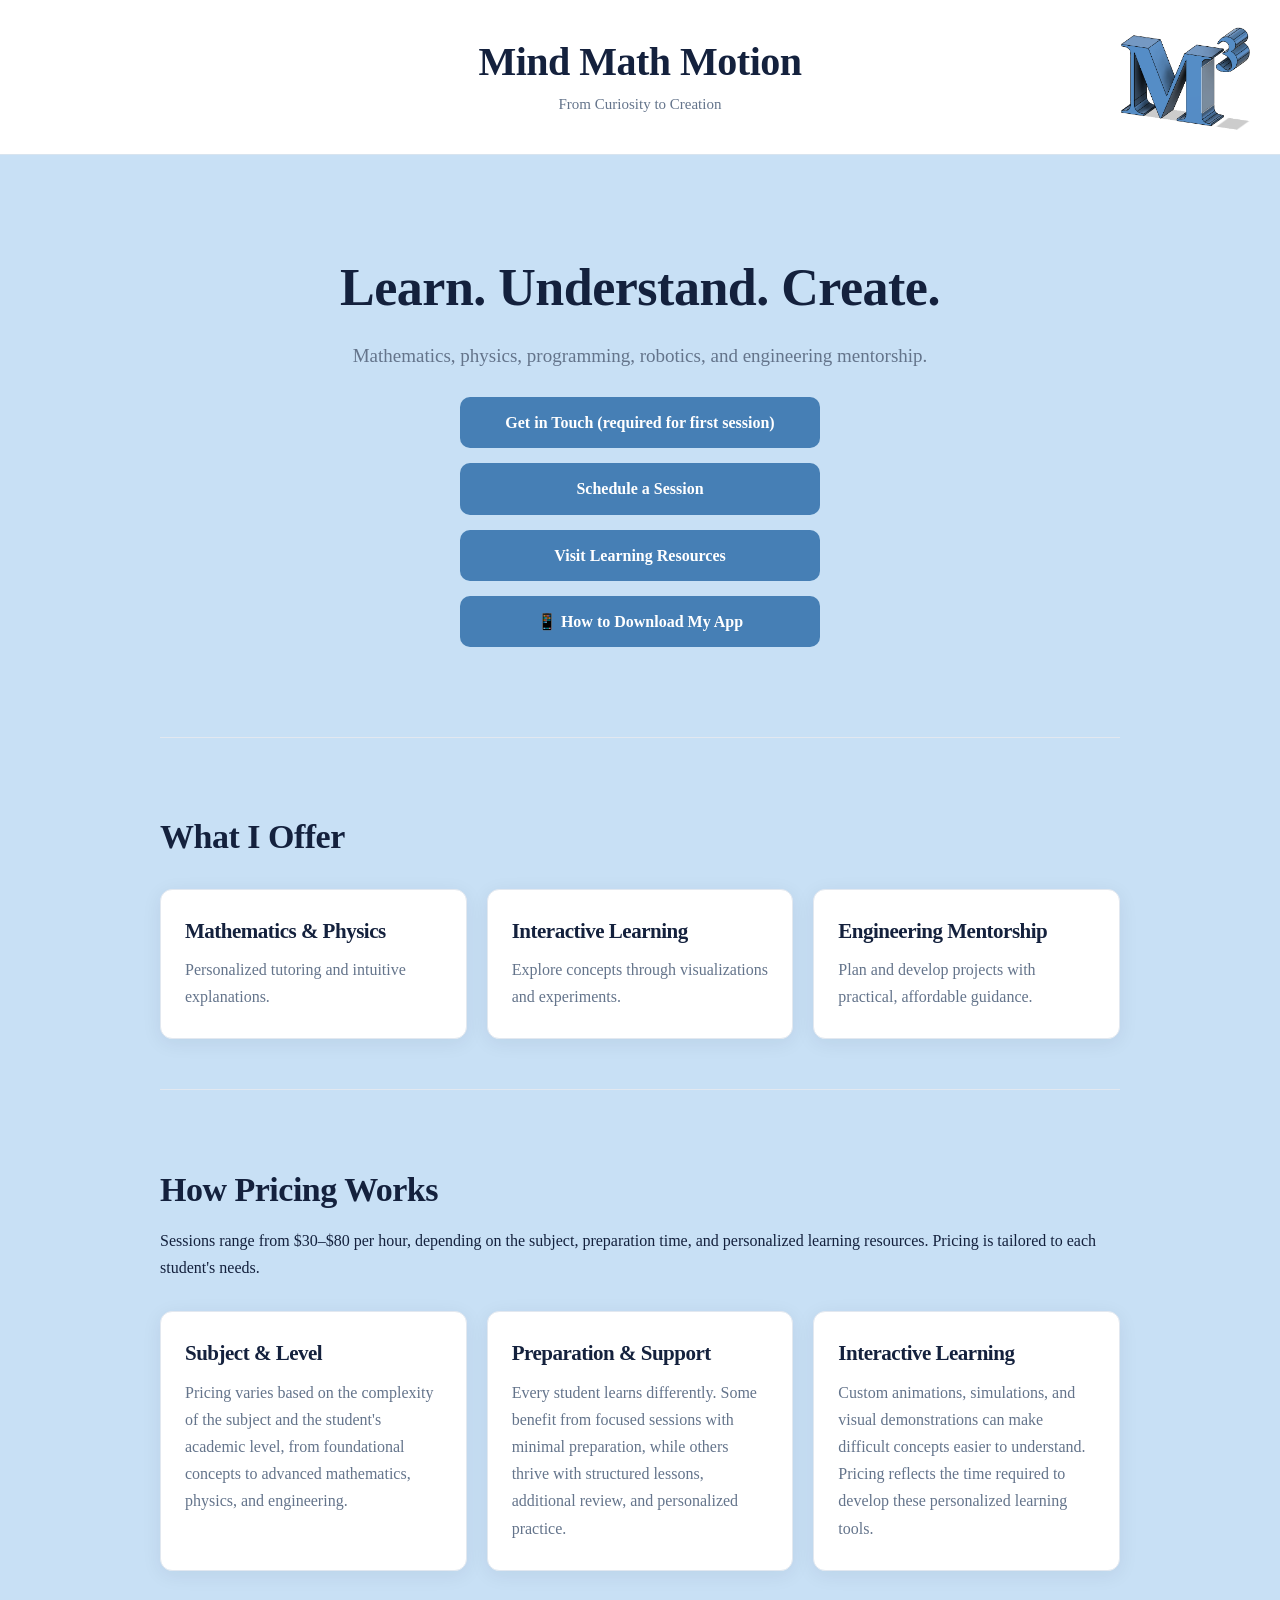
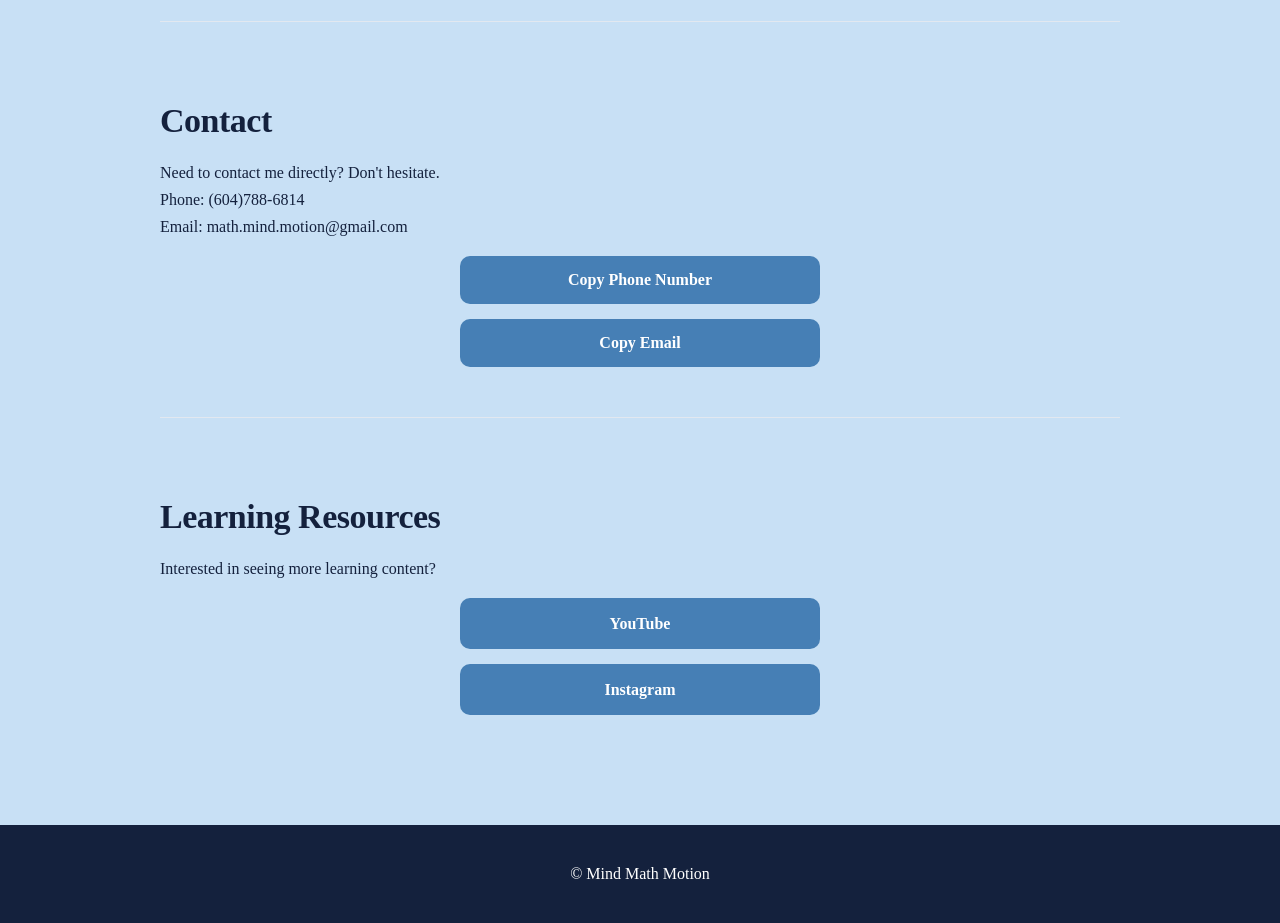
<file: index.html>
<!DOCTYPE html>
<html lang="en">
<head>
    <meta charset="UTF-8">
    <meta name="viewport"
          content="width=device-width, initial-scale=1.0">

    <title>Mind Math Motion</title>
    <meta name="theme-color" content="#558DC6">

    <link rel="stylesheet" href="style.css">
    <link rel="manifest" href="manifest.json">
    <link rel="icon" href="icons/icon-192.png">
</head>

<body>
    
    <header>
        <div class="header-content">
            <h1>Mind Math Motion</h1>
            <p>From Curiosity to Creation</p>
        </div>

        <a href="index.html" class="logo-link">
            <img
                src="Logo.png"
                alt="Mind Math Motion Logo"
                class="header-logo"
            >
        </a>
    </header>


    <main>
        
        <section class="hero">
            <h2>Learn. Understand. Create.</h2>
            <p>
                Mathematics, physics, programming,
                robotics, and engineering mentorship.
            </p>
            <a class="button" href="#Contact">
                Get in Touch (required for first session)
            </a>

            <a class="button" href="schedule.html">
                Schedule a Session
            </a>

            <a class="button" href="#Learning Resources">
                Visit Learning Resources 
            </a>

            <a href="download.html"
                class="button"
                style="display: inline-block !important;
                        visibility: visible !important;
                        opacity: 1 !important;">
                    📱 How to Download My App
            </a>

        </section>

        <section id="services">
            <h2>What I Offer</h2>

            <div class="cards">
                <article class="card">
                    <h3>Mathematics & Physics</h3>
                    <p>Personalized tutoring and intuitive explanations.</p>
                </article>

                <article class="card">
                    <h3>Interactive Learning</h3>
                    <p>Explore concepts through visualizations and experiments.</p>
                </article>

                <article class="card">
                    <h3>Engineering Mentorship</h3>
                    <p>Plan and develop projects with practical, affordable guidance.</p>
                </article>
            </div>
        </section>

        <section id="services">
            <h2>How Pricing Works</h2>
            <p>
                Sessions range from $30–$80 per hour, depending on the
                subject, preparation time, and personalized learning
                resources. Pricing is tailored to each student's needs.
            </p>

            <div class="cards">
                <article class="card">
                    <h3>Subject &amp; Level</h3>
                    <p>
                        Pricing varies based on the complexity of the
                        subject and the student's academic level, from
                        foundational concepts to advanced mathematics,
                        physics, and engineering.
                    </p>
                </article>

                <article class="card">
                    <h3>Preparation &amp; Support</h3>
                    <p>
                        Every student learns differently. Some benefit
                        from focused sessions with minimal preparation,
                        while others thrive with structured lessons,
                        additional review, and personalized practice.
                    </p>
                </article>

                <article class="card">
                    <h3>Interactive Learning</h3>
                    <p>
                        Custom animations, simulations, and visual
                        demonstrations can make difficult concepts
                        easier to understand. Pricing reflects the
                        time required to develop these personalized
                        learning tools.
                    </p>
                </article>
            </div>
        </section>

        <section id="Contact">
            <h2>Contact</h2>
            <p>Need to contact me directly? Don't hesitate.<br>
                Phone: (604)788-6814<br>
                Email: math.mind.motion@gmail.com
            </p>

            <div class="contact-buttons">
                <button class="button" id="copyPhone" type="button">
                    Copy Phone Number
                </button>

                <button class="button" id="copyEmail" type="button">
                    Copy Email
                </button>
            </div>
        </section>

        </section>

        <section id="Learning Resources">
            <h2>Learning Resources</h2>
            <p>Interested in seeing more learning content?</p>
            
            <!-- YouTube -->
            <a class="button"
            href="https://www.youtube.com/@mind_math_motion"
            target="_blank"
            rel="noopener noreferrer">
                YouTube
            </a>

            <!-- Instagram -->
            <a class="button"
            href="https://www.instagram.com/mind_math_motion/"
            target="_blank"
            rel="noopener noreferrer">
                Instagram
            </a>
        </section>
    </main>

    <footer>
        <p>© Mind Math Motion</p>
    </footer>

    <script src="script.js"></script>
</body>



</html>
</file>
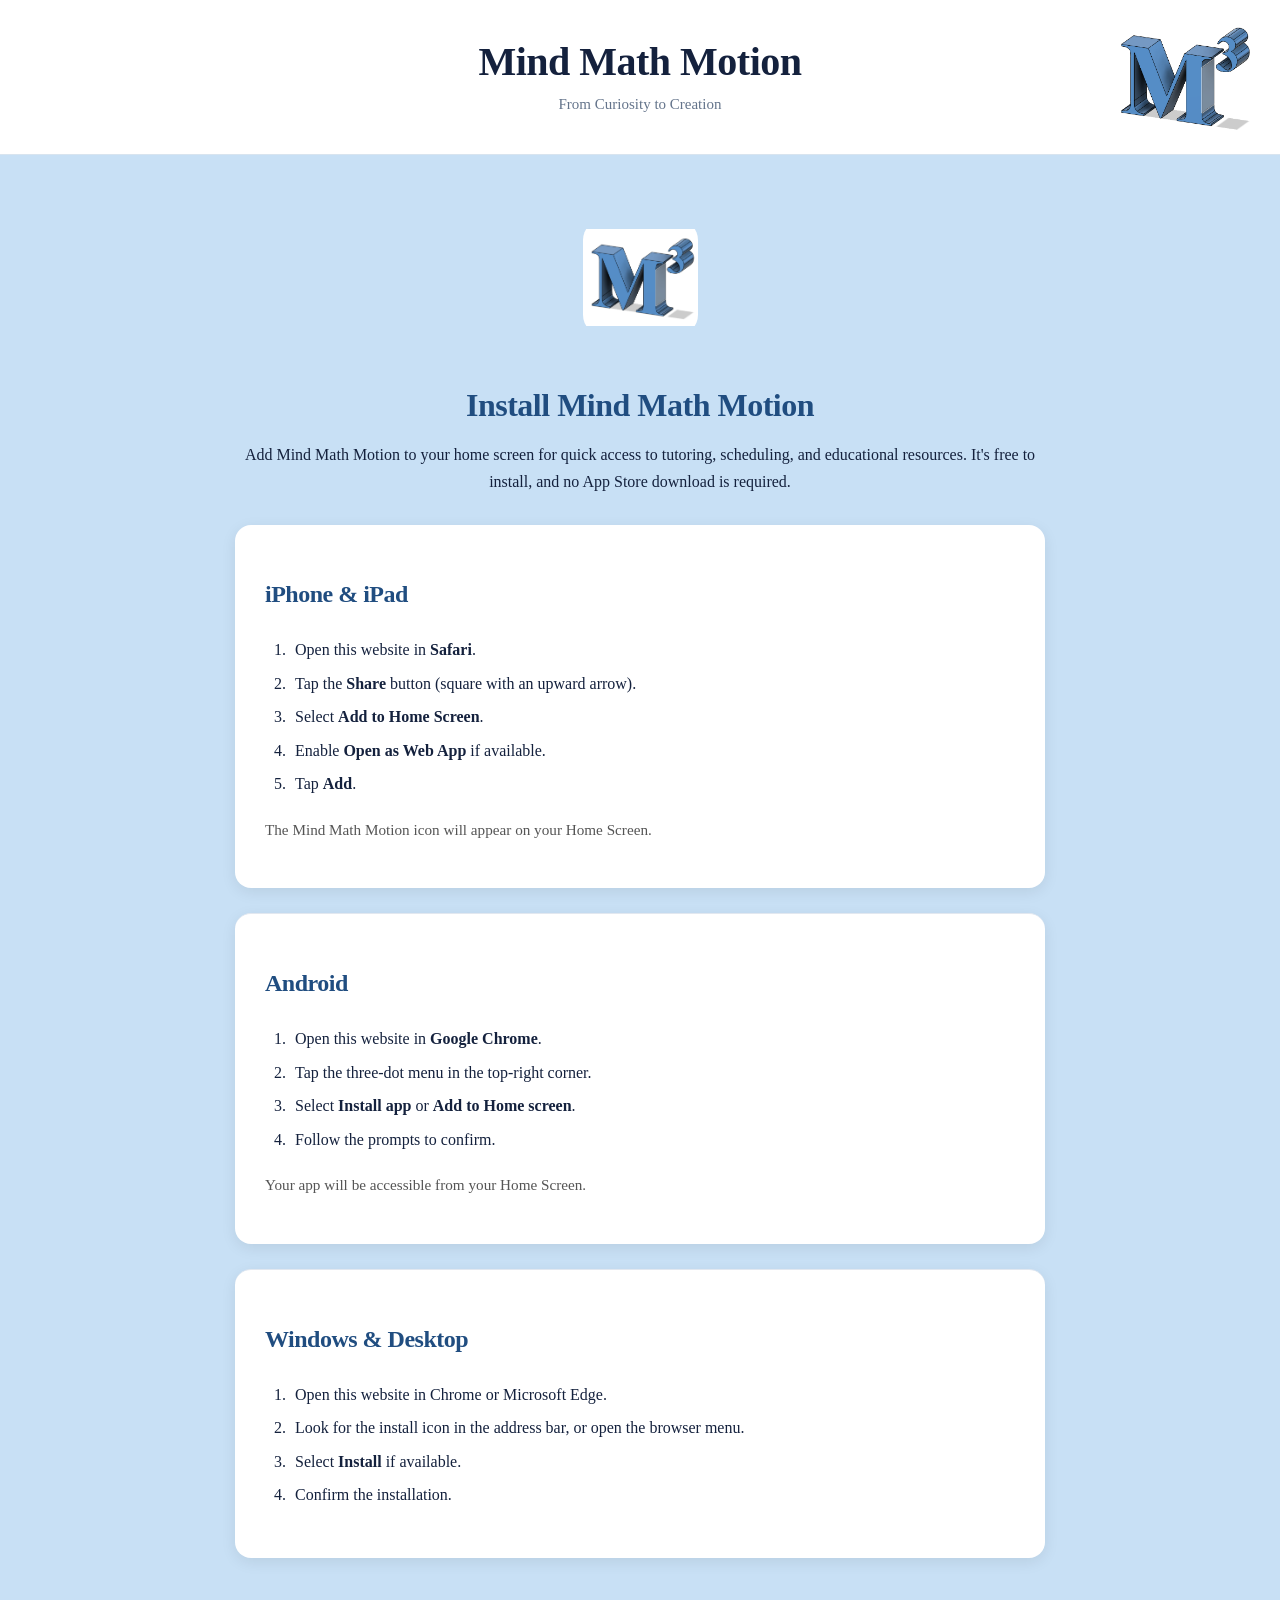
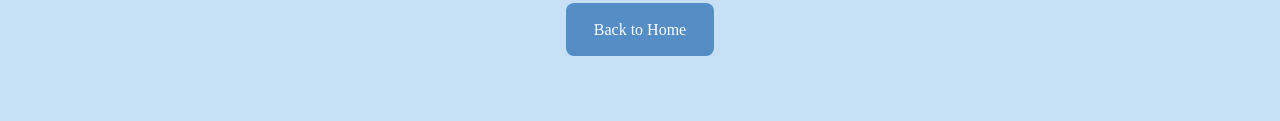
<file: download.html>
<!DOCTYPE html>
<html lang="en">
<head>
    <meta charset="UTF-8">
    <meta name="viewport" content="width=device-width, initial-scale=1.0">
    <meta name="theme-color" content="#558DC6">
    <link rel="manifest" href="manifest.json">
    <link rel="apple-touch-icon" href="icons/icon-192.png">
    <link rel="stylesheet" href="style.css">
    <title>Install the App | Mind Math Motion</title>
    <style>
        .download-page {
            max-width: 850px;
            margin: 45px auto;
            padding: 20px;
            text-align: center;
        }

        .download-page h2 {
            color: #204d80;
            font-size: 2rem;
        }

        .download-intro {
            margin: 15px auto 30px;
            line-height: 1.7;
        }

        .download-card {
            background: white;
            border-radius: 16px;
            padding: 30px;
            margin: 25px 0;
            text-align: left;
            box-shadow: 0 4px 15px rgba(0,0,0,0.08);
        }

        .download-card h3 {
            color: #204d80;
            font-size: 1.5rem;
        }

        .download-card ol {
            padding-left: 25px;
            line-height: 2.1;
        }

        .download-card li {
            padding-left: 5px;
        }

        .download-logo {
            width: 115px;
            height: 115px;
            object-fit: contain;
            border-radius: 20px;
            margin-bottom: 15px;
        }

        .download-note {
            font-size: 0.95rem;
            color: #555;
            margin-top: 15px;
        }

        .download-back {
            display: inline-block;
            margin-top: 20px;
            padding: 13px 28px;
            background: #558DC6;
            color: white;
            border-radius: 8px;
            text-decoration: none;
        }
    </style>
</head>
<body>

<header>
    <div class="header-content">
        <h1>Mind Math Motion</h1>
        <p>From Curiosity to Creation</p>
    </div>
    <a href="index.html" class="logo-link">
        <img src="Logo.png" alt="Mind Math Motion Logo" class="header-logo">
    </a>
</header>

<main class="download-page">
    <img src="Logo.png" alt="M3 App Icon" class="download-logo">

    <h2>Install Mind Math Motion</h2>

    <p class="download-intro">
        Add Mind Math Motion to your home screen for quick
        access to tutoring, scheduling, and educational resources.
        It's free to install, and no App Store download is required.
    </p>

    <section class="download-card">
        <h3>iPhone & iPad</h3>
        <ol>
            <li>Open this website in <strong>Safari</strong>.</li>
            <li>Tap the <strong>Share</strong> button (square with an upward arrow).</li>
            <li>Select <strong>Add to Home Screen</strong>.</li>
            <li>Enable <strong>Open as Web App</strong> if available.</li>
            <li>Tap <strong>Add</strong>.</li>
        </ol>
        <p class="download-note">
            The Mind Math Motion icon will appear on your Home Screen.
        </p>
    </section>

    <section class="download-card">
        <h3>Android</h3>
        <ol>
            <li>Open this website in <strong>Google Chrome</strong>.</li>
            <li>Tap the three-dot menu in the top-right corner.</li>
            <li>Select <strong>Install app</strong> or <strong>Add to Home screen</strong>.</li>
            <li>Follow the prompts to confirm.</li>
        </ol>
        <p class="download-note">
            Your app will be accessible from your Home Screen.
        </p>
    </section>

    <section class="download-card">
        <h3>Windows & Desktop</h3>
        <ol>
            <li>Open this website in Chrome or Microsoft Edge.</li>
            <li>Look for the install icon in the address bar, or open the browser menu.</li>
            <li>Select <strong>Install</strong> if available.</li>
            <li>Confirm the installation.</li>
        </ol>
    </section>

    <a class="download-back" href="index.html">
        Back to Home
    </a>
</main>

</body>
</html>
</file>
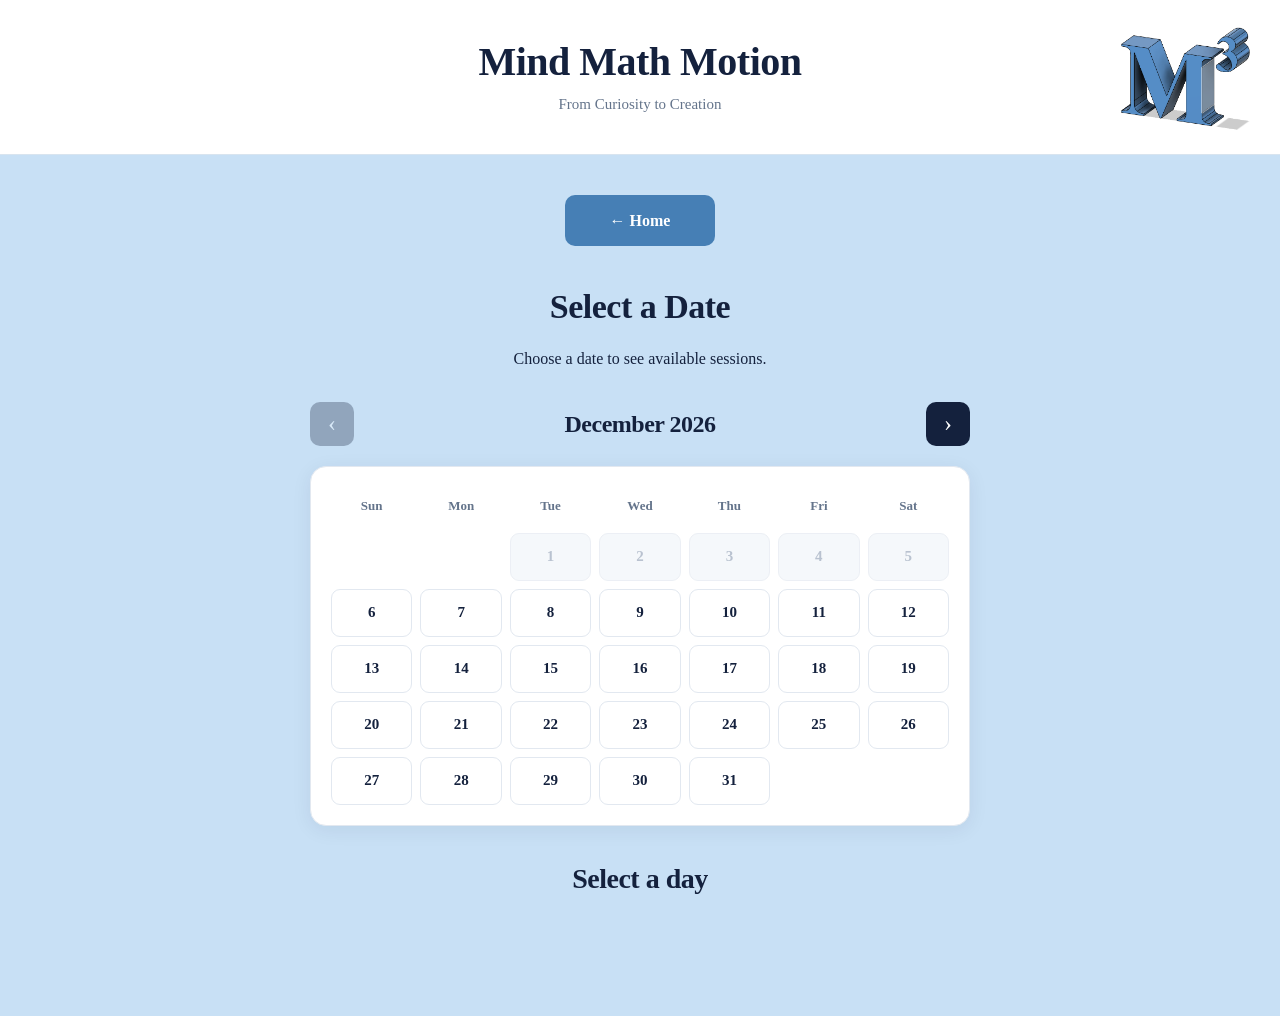
<file: schedule.html>
<!DOCTYPE html>
<html lang="en">
<head>
    <meta charset="UTF-8">
    <meta name="viewport"
          content="width=device-width, initial-scale=1.0">

    <title>Schedule a Session | Mind Math Motion</title>

    <link rel="stylesheet" href="style.css">
</head>

<body>
    <header>
        <div class="header-content">
            <h1>Mind Math Motion</h1>
            <p>From Curiosity to Creation</p>
        </div>

        <a href="index.html" class="logo-link">
            <img
                src="Logo.png"
                alt="Mind Math Motion Logo"
                class="header-logo"
            >
        </a>
    </header>

    <main class="schedule-page">
        <a class="button home-button" href="index.html">
            ← Home
        </a>

        <h2>Select a Date</h2>
        <p>Choose a date to see available sessions.</p>

        <div class="calendar-controls">
            <button id="prevMonth" type="button">‹</button>
            <h3 id="monthTitle"></h3>
            <button id="nextMonth" type="button">›</button>
        </div>

        <div class="calendar" id="calendar"></div>

        
        <section id="timeSection">
            <h2 id="selectedDate">Select a day</h2>
            <div class="time-slots" id="timeSlots"></div>
        </section>

        <section id="bookingSection" hidden>
            <h2>Request a Booking</h2>

            <p id="bookingMessage"></p>

            <form id="bookingForm">
                <label for="studentName">Name</label>
                <input
                    type="text"
                    id="studentName"
                    name="name"
                    required
                >

                <label for="studentEmail">Email</label>
                <input
                    type="email"
                    id="studentEmail"
                    name="email"
                    required
                >

                <label for="studentMessage">Message (optional)</label>
                <textarea
                    id="studentMessage"
                    name="message"
                    rows="4"
                ></textarea>

                <button class="button" type="submit">
                    Request Booking
                </button>
            </form>

            <p id="formStatus" role="status"></p>
        </section>

    </main>

    <script src="schedule.js"></script>
</body>

</html>
</file>
<file: style.css>
/* =========================================
   MIND MATH MOTION
   Main Stylesheet
========================================= */

/* ---------- Theme ---------- */

:root {
    --navy: #14213d;
    --navy-light: #243858;
    --blue: #2563eb;
    --blue-hover: #1d4ed8;
    --blue-light: #dbeafe;

    --background: #f7f9fc;
    --white: #ffffff;

    --text: #14213d;
    --text-secondary: #64748b;

    --border: #e2e8f0;
    --disabled: #d1d5db;

    --radius: 12px;
    --shadow: 0 4px 20px rgba(20, 33, 61, 0.07);
}

/* ---------- Global ---------- */

* {
    box-sizing: border-box;
}

html {
    scroll-behavior: smooth;
}

body {
    margin: 0;
    min-height: 100vh;

    font-family: Arial, Helvetica, sans-serif;
    font-size: 16px;
    line-height: 1.7;

    background: var(--background);
    color: var(--text);
}

h1, h2, h3 {
    line-height: 1.25;
    letter-spacing: -0.5px;
}

h2 {
    font-size: clamp(24px, 4vw, 34px);
    margin-bottom: 16px;
}

p {
    margin-top: 0;
}

a {
    color: var(--blue);
}

a:hover {
    color: var(--blue-hover);
}

/* ---------- Header ---------- */

header {
    background: var(--white);
    color: var(--navy);

    text-align: center;
    padding: 30px 20px;

    border-bottom: 1px solid var(--border);
}

header h1 {
    margin: 0 0 6px;

    font-size: clamp(28px, 5vw, 40px);
    font-weight: 700;

    color: var(--navy);
}

header p {
    margin: 0;
    color: var(--text-secondary);
    font-size: 15px;
}

/* Logo */

.site-logo {
    display: block;

    width: 170px;
    max-width: 65%;
    height: auto;

    margin: 0 auto 14px;

    object-fit: contain;
}

/* ---------- Main Layout ---------- */

main {
    width: 100%;
    max-width: 1000px;

    margin: 0 auto;
    padding: 20px;
}

section {
    padding: 50px 0;
}

section + section {
    border-top: 1px solid var(--border);
}

/* ---------- Hero ---------- */

.hero {
    text-align: center;
    padding: 80px 20px 90px;
}

.hero h2 {
    font-size: clamp(32px, 6vw, 52px);
    font-weight: 700;

    color: var(--navy);

    margin: 0 auto 20px;
    max-width: 800px;
}

.hero p {
    max-width: 650px;

    margin: 0 auto 25px;

    font-size: clamp(16px, 2vw, 19px);
    color: var(--text-secondary);
}

/* ---------- Buttons ---------- */

.button {
    display: flex;
    align-items: center;
    justify-content: center;

    width: 360px;
    max-width: 100%;
    min-height: 48px;

    padding: 12px 20px;
    margin: 15px auto 0;

    background: var(--blue);
    color: var(--white);

    border: none;
    border-radius: 10px;

    font-family: inherit;
    font-size: 16px;
    font-weight: 600;

    text-align: center;
    text-decoration: none;
    cursor: pointer;

    transition:
        background 0.2s ease,
        transform 0.2s ease,
        box-shadow 0.2s ease;
}

.button:hover {
    background: var(--blue-hover);
    color: var(--white);

    transform: translateY(-2px);

    box-shadow: 0 6px 18px rgba(37, 99, 235, 0.2);
}

.button:active {
    transform: translateY(0);
}

.button:disabled {
    opacity: 0.5;
    cursor: not-allowed;
    transform: none;
}

/* ---------- Service Cards ---------- */

.cards {
    display: grid;

    grid-template-columns: repeat(3, minmax(0, 1fr));
    gap: 20px;

    margin-top: 30px;
}

.card {
    background: var(--white);

    padding: 28px 24px;

    border: 1px solid var(--border);
    border-radius: var(--radius);

    box-shadow: var(--shadow);

    transition:
        transform 0.2s ease,
        box-shadow 0.2s ease;
}

.card:hover {
    transform: translateY(-4px);

    box-shadow: 0 10px 28px rgba(20, 33, 61, 0.11);
}

.card h3 {
    margin-top: 0;
    margin-bottom: 12px;

    color: var(--navy);
    font-size: 21px;
}

.card p {
    margin-bottom: 0;
    color: var(--text-secondary);
}

/* ---------- Contact ---------- */

#contact {
    text-align: center;
}

#contact p {
    color: var(--text-secondary);
}

#contact .button {
    margin-top: 15px;
}

/* ---------- Footer ---------- */

footer {
    background: var(--navy);
    color: var(--white);

    text-align: center;

    padding: 35px 20px;
    margin-top: 40px;
}

footer p {
    margin: 0;
}

footer a {
    color: #bfdbfe;
}

footer a:hover {
    color: var(--white);
}

/* =========================================
   SCHEDULING PAGE
========================================= */

.schedule-page {
    width: 100%;
    max-width: 700px;

    margin: 0 auto;
    padding: 30px 20px 60px;

    text-align: center;
}

/* ---------- Home Button ---------- */

.home-button {
    width: 150px;
    margin: 10px auto 40px;
}

/* ---------- Calendar Navigation ---------- */

.calendar-controls {
    display: flex;
    justify-content: space-between;
    align-items: center;

    gap: 15px;
    margin: 30px 0 20px;
}

.calendar-controls h3 {
    margin: 0;

    font-size: clamp(18px, 4vw, 24px);
    color: var(--navy);
}

.calendar-controls button {
    display: flex;
    align-items: center;
    justify-content: center;

    width: 44px;
    height: 44px;
    flex-shrink: 0;

    padding: 0;

    background: var(--navy);
    color: var(--white);

    border: none;
    border-radius: 10px;

    font-size: 24px;
    cursor: pointer;

    transition: background 0.2s ease;
}

.calendar-controls button:hover:not(:disabled) {
    background: var(--blue);
}

.calendar-controls button:disabled {
    opacity: 0.3;
    cursor: not-allowed;
}

/* ---------- Calendar Grid ---------- */

.calendar {
    display: grid;

    grid-template-columns: repeat(7, minmax(0, 1fr));
    gap: 8px;

    padding: 20px;

    background: var(--white);

    border: 1px solid var(--border);
    border-radius: 16px;

    box-shadow: var(--shadow);
}

.calendar .weekday {
    display: flex;
    align-items: center;
    justify-content: center;

    min-width: 0;
    padding: 8px 0;

    font-size: 13px;
    font-weight: 700;

    color: var(--text-secondary);
}

.calendar button {
    min-width: 0;
    min-height: 48px;

    padding: 10px 0;

    background: var(--white);
    color: var(--navy);

    border: 1px solid var(--border);
    border-radius: 9px;

    font-family: inherit;
    font-size: 15px;
    font-weight: 600;

    cursor: pointer;

    transition:
        background 0.2s ease,
        border-color 0.2s ease,
        color 0.2s ease;
}

.calendar button:not(:disabled):hover {
    background: var(--blue-light);
    border-color: var(--blue);
}

.calendar button:disabled {
    background: #f1f5f9;
    color: #94a3b8;

    opacity: 0.65;
    cursor: not-allowed;
}

.calendar button.selected,
.calendar button.selected:hover {
    background: var(--blue);
    color: var(--white);

    border-color: var(--blue);
}

/* Optional: today's date
   Add class "today" from JavaScript */

.calendar button.today:not(.selected) {
    border: 2px solid var(--blue);
    color: var(--blue);
}

/* ---------- Selected Date ---------- */

#timeSection {
    padding: 35px 0 20px;
    scroll-margin-top: 20px;
}

#selectedDate {
    margin: 0 0 20px;

    font-size: clamp(22px, 4vw, 28px);
    color: var(--navy);
}

/* ---------- Time Slots ---------- */

.time-slots {
    display: grid;

    grid-template-columns: repeat(2, minmax(0, 1fr));
    gap: 12px;

    margin: 20px 0;
}

.time-slots button {
    min-height: 52px;
    padding: 14px;

    background: var(--blue);
    color: var(--white);

    border: none;
    border-radius: 10px;

    font-family: inherit;
    font-size: 15px;
    font-weight: 600;

    cursor: pointer;

    transition:
        background 0.2s ease,
        transform 0.2s ease;
}

.time-slots button:not(:disabled):hover {
    background: var(--blue-hover);
    transform: translateY(-2px);
}

/* Manually unavailable or past times */

.time-slots button.unavailable,
.time-slots button:disabled {
    background: var(--disabled);
    color: #6b7280;

    opacity: 0.75;
    cursor: not-allowed;

    transform: none;
}

/* =========================================
   BOOKING FORM
========================================= */

#bookingSection {
    max-width: 520px;

    margin: 35px auto 0;
    padding: 30px;

    background: var(--white);

    border: 1px solid var(--border);
    border-radius: 16px;

    box-shadow: var(--shadow);

    text-align: center;
    scroll-margin-top: 20px;
}

#bookingSection[hidden] {
    display: none;
}

#bookingSection h2 {
    margin-top: 0;
    color: var(--navy);
}

#bookingMessage {
    color: var(--text-secondary);
    margin-bottom: 25px;
}

/* ---------- Form Layout ---------- */

#bookingForm {
    display: flex;
    flex-direction: column;

    gap: 12px;
    text-align: left;
}

#bookingForm label {
    font-weight: 600;
    font-size: 14px;

    color: var(--navy);
}

#bookingForm input,
#bookingForm textarea {
    display: block;

    width: 100%;
    padding: 13px 14px;

    background: var(--white);
    color: var(--text);

    border: 1px solid #cbd5e1;
    border-radius: 9px;

    font: inherit;
    font-size: 15px;

    transition:
        border-color 0.2s ease,
        box-shadow 0.2s ease;
}

#bookingForm input:hover,
#bookingForm textarea:hover {
    border-color: #94a3b8;
}

#bookingForm input:focus,
#bookingForm textarea:focus {
    outline: none;

    border-color: var(--blue);

    box-shadow: 0 0 0 3px rgba(37, 99, 235, 0.12);
}

#bookingForm textarea {
    min-height: 110px;
    resize: vertical;
}

#bookingForm .button {
    width: 100%;
    margin-top: 15px;
}

#formStatus {
    margin: 15px 0 0;
    font-weight: 500;
}

/* ---------- Accessibility ---------- */

button:focus-visible,
a:focus-visible,
input:focus-visible,
textarea:focus-visible {
    outline: 3px solid #60a5fa;
    outline-offset: 3px;
}

/* =========================================
   RESPONSIVE DESIGN
========================================= */

@media (max-width: 700px) {

    header {
        padding: 25px 15px;
    }

    main {
        padding: 15px;
    }

    section {
        padding: 35px 0;
    }

    .hero {
        padding: 55px 10px 65px;
    }

    .cards {
        grid-template-columns: 1fr;
        gap: 15px;
    }

    .card {
        padding: 24px;
    }

    .schedule-page {
        padding: 20px 12px 45px;
    }

    .calendar {
        padding: 12px;
        gap: 5px;
    }

    .calendar button {
        min-height: 44px;
    }

    #bookingSection {
        padding: 22px 18px;
    }
}

@media (max-width: 400px) {

    .calendar {
        padding: 8px;
        gap: 3px;
    }

    .calendar button {
        min-height: 40px;
        padding: 8px 0;
        font-size: 13px;
    }

    .calendar .weekday {
        font-size: 11px;
    }

    .calendar-controls {
        gap: 8px;
    }

    .calendar-controls button {
        width: 40px;
        height: 40px;
    }

    .time-slots {
        gap: 8px;
    }

    .time-slots button {
        padding: 12px 6px;
        font-size: 14px;
    }
}

/* ---------- Reduced Motion ---------- */

@media (prefers-reduced-motion: reduce) {

    html {
        scroll-behavior: auto;
    }

    *,
    *::before,
    *::after {
        transition-duration: 0.01ms !important;
        animation-duration: 0.01ms !important;
    }
}


/* ======================================
   MIND MATH MOTION - BRAND STYLING
====================================== */

/* Light blue background and Times New Roman */

:root {
    --background: #C8E0F5;
    --navy: #14213d;
    --blue: #467fb5;
    --blue-hover: #326899;
    --blue-light: #d8e9f8;
}

body {
    background: var(--background);
    color: var(--navy);
    font-family: "Times New Roman", Times, serif;
}

/* Make form controls use the same font */

button,
input,
textarea,
select {
    font-family: inherit;
}

/* White header */

header {
    position: relative;
    background: #ffffff;
    color: var(--navy);

    min-height: 155px;
    padding: 35px 190px 35px 30px;

    text-align: center;
    border-bottom: 1px solid #d8e4ef;
}

header h1 {
    color: var(--navy);
}

/* Logo in top-right corner */

.header-logo {
    position: absolute;

    right: 25px;
    top: 50%;
    transform: translateY(-50%);

    width: 145px;
    height: auto;

    object-fit: contain;
}

/* Keep page background light blue */

main,
.schedule-page,
.hero {
    background: transparent;
}

/* White cards contrast with blue background */

.card,
.calendar,
#bookingSection {
    background: #ffffff;
}

/* Matching footer */

footer {
    background: var(--navy);
    color: #ffffff;
}

/* Mobile layout */

@media (max-width: 600px) {

    header {
        min-height: 120px;
        padding: 25px 115px 25px 15px;
    }

    header h1 {
        font-size: 26px;
    }

    .header-logo {
        width: 95px;
        right: 12px;
    }
}



/* Header layout correction */

header {
    position: relative;
    display: flex;
    align-items: center;
    justify-content: center;

    min-height: 155px;
    padding: 25px 180px;

    background: white;
    text-align: center;
}

.header-content {
    text-align: center;
}

.header-content h1 {
    margin: 0 0 5px;
    color: #14213d;
}

.header-content p {
    margin: 0;
}

.logo-link {
    position: absolute;
    right: 25px;
    top: 50%;
    transform: translateY(-50%);
}

.header-logo {
    position: static;
    display: block;
    transform: none;

    width: 145px;
    height: auto;
}

/* Mobile */

@media (max-width: 600px) {
    header {
        padding: 20px 105px 20px 15px;
        min-height: 120px;
    }

    .header-content h1 {
        font-size: 24px;
    }

    .header-logo {
        width: 85px;
    }

    .logo-link {
        right: 10px;
    }
}


.download-back {
    display: inline-block;
    padding: 13px 28px;
    background: #558DC6;
    color: white;
    border-radius: 8px;
    text-decoration: none;
}

.download-back:hover {
    background: #376fa8;
}

.install-app-button {
    display: inline-block;
    padding: 14px 28px;
    background: #558DC6;
    color: white;
    text-decoration: none;
    border-radius: 8px;
    font-size: 18px;
    font-weight: bold;
    margin: 15px 0;
}

.install-app-button:hover {
    background: #376fa8;
}
</file>
